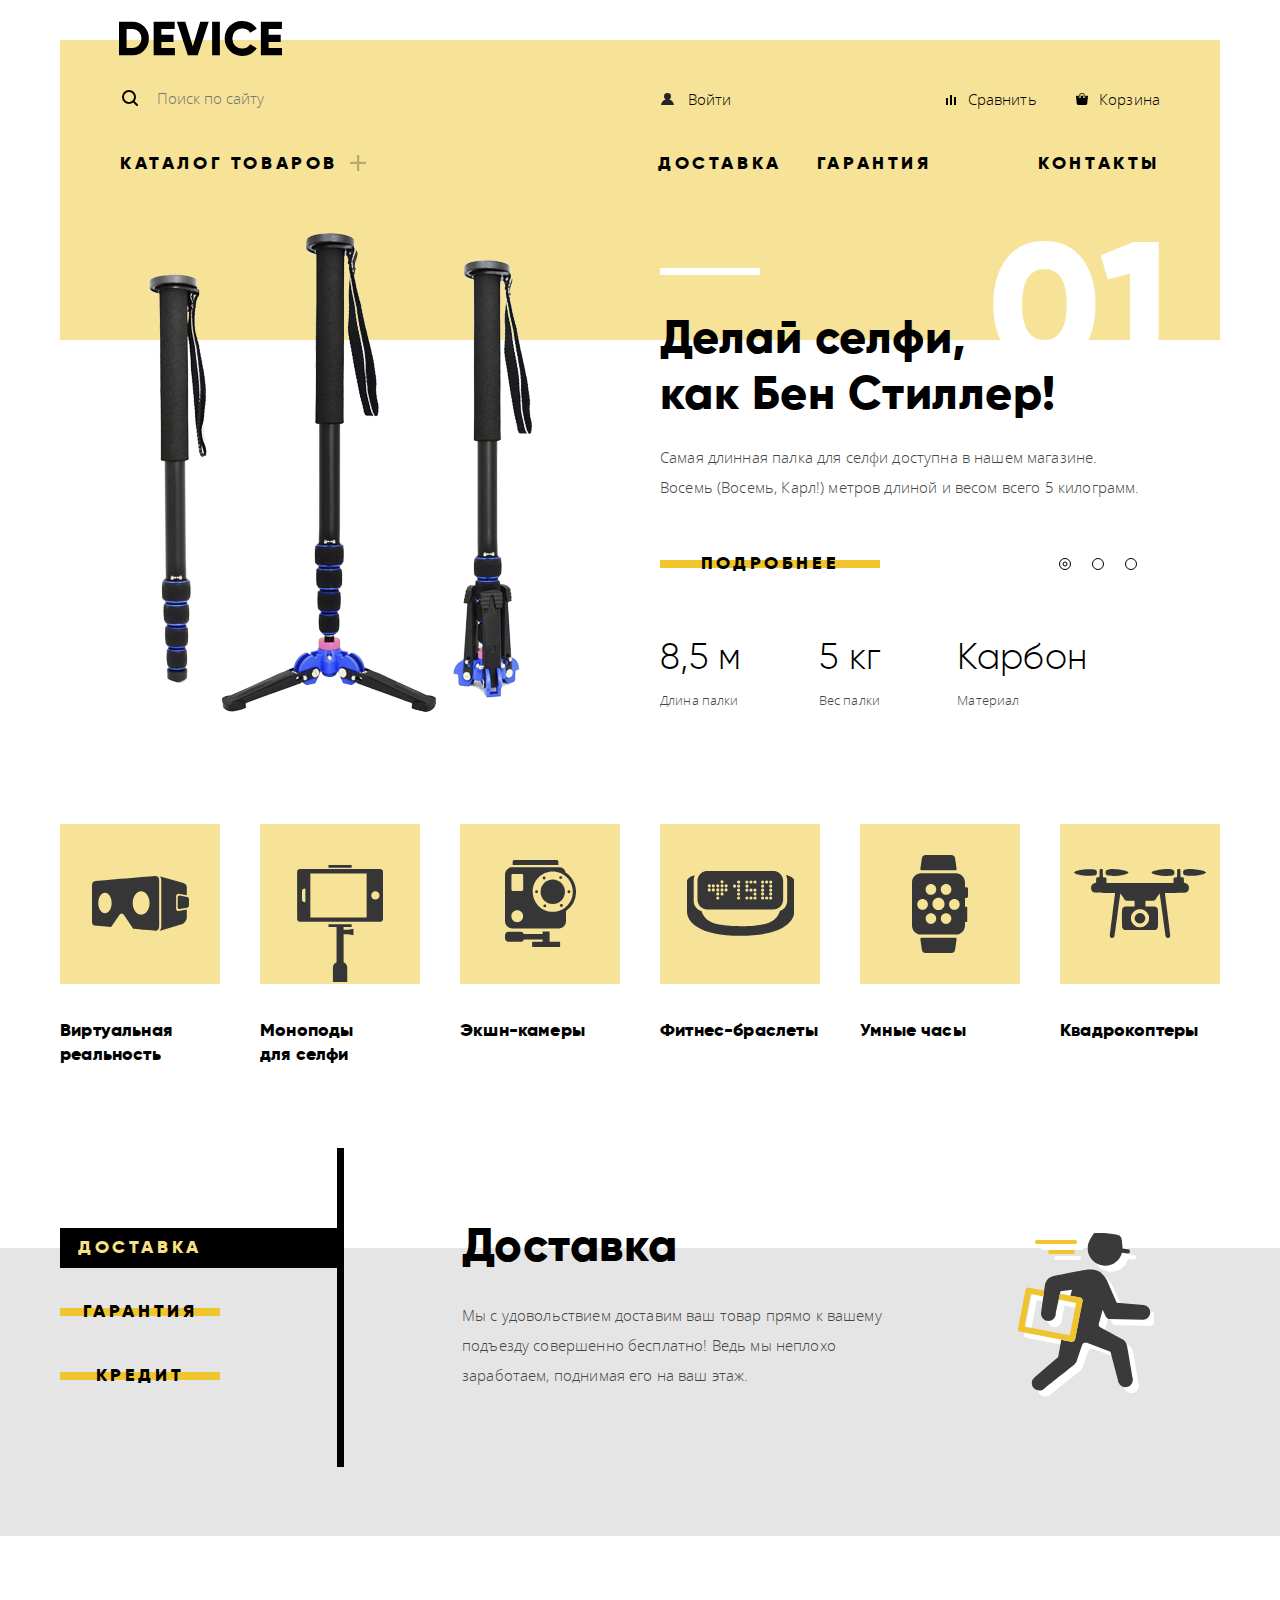
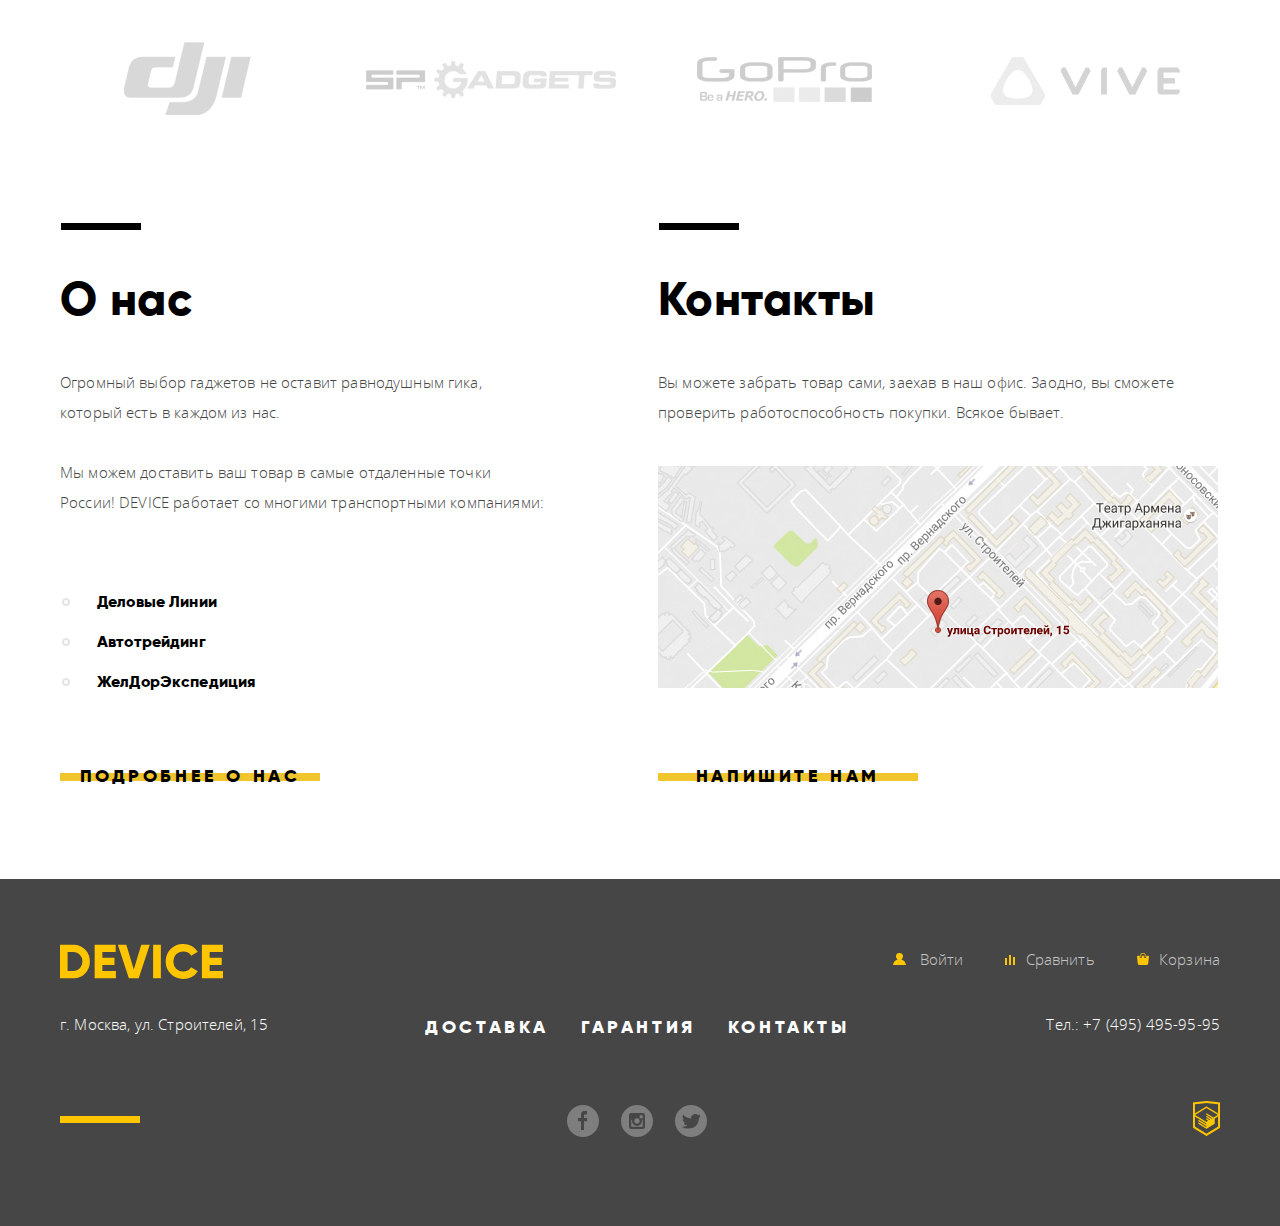
<file: index.html>
<!DOCTYPE html>
<html lang="ru">

<head>
  <meta charset="utf-8">
  <title>HTML Academy: Девайс</title>
  <link href="css/normalize-min.css" rel="stylesheet">
  <link href="css/style-min.css" rel="stylesheet">
</head>
<body>
  <header class="header container">
    <a class="header__logo">
      <svg xmlns="http://www.w3.org/2000/svg" width="163" height="35" viewBox="0 0 163 35">
          <path d="M-.151.702v33.6h13.532a15.72 15.72 0 0 0 11.72-4.824 16.458 16.458 0 0 0 4.712-11.976 16.458 16.458 0 0 0-4.712-11.976A15.723 15.723 0 0 0 13.381.702H-.151zM7.582 26.91V8.091h5.8a8.646 8.646 0 0 1 6.5 2.568 9.407 9.407 0 0 1 2.489 6.84 9.406 9.406 0 0 1-2.489 6.84 8.642 8.642 0 0 1-6.5 2.568h-5.8zm34.8-5.952h12.082v-7.3H42.378V8.091h13.291V.702H34.645v33.6H55.91V26.91H42.378v-5.952zm36.343 13.344L89.744.702h-8.458l-7.491 24.72L66.304.702h-8.457l11.019 33.6h9.859zm14.4 0h7.733V.702h-7.733v33.6zm38.615-1.416a15.506 15.506 0 0 0 6.041-5.688l-6.67-3.84a7.482 7.482 0 0 1-3.165 3.024 9.87 9.87 0 0 1-4.664 1.1 9.595 9.595 0 0 1-7.177-2.736 9.909 9.909 0 0 1-2.682-7.248 9.909 9.909 0 0 1 2.682-7.248 9.595 9.595 0 0 1 7.177-2.736 9.897 9.897 0 0 1 4.639 1.08 7.592 7.592 0 0 1 3.19 3.048l6.67-3.84a15.873 15.873 0 0 0-6.09-5.688 17.42 17.42 0 0 0-8.409-2.088c-9.779-.272-17.797 7.691-17.591 17.472-.208 9.781 7.809 17.747 17.588 17.476a17.52 17.52 0 0 0 8.458-2.088zm17.881-11.928h12.082v-7.3h-12.085V8.091h13.29V.702h-21.023v33.6h21.265V26.91h-13.532v-5.952z"/>
      </svg>
    </a>

    <div class="header__heading">
      <form class="header__search" action="https://echo.htmlacademy.ru" method="get">
        <input class="header__search-bar" id="header__search-bar" type="search" name="search" placeholder="Поиск по сайту">
        <button type="submit">Найти</button>
      </form>
      <ul class="header__user-nav header__user-nav--active">
        <li class="header__login">
          <a href="#">
            <svg xmlns="http://www.w3.org/2000/svg" width="13" height="12" viewBox="0 0 13 12">
                <path fill="#272525" d="M.032 12h12.937c-.163-2.643-2.074-4.837-4.671-5.543a3.47 3.47 0 0 0 1.687-2.972 3.485 3.485 0 0 0-6.97 0c0 1.264.68 2.361 1.688 2.972C2.106 7.163.194 9.357.032 12z"/>
            </svg>
            Войти
          </a>
        </li>
        <li class="header__compare">
          <a href="#">
            <svg xmlns="http://www.w3.org/2000/svg" width="10" height="10" viewBox="0 0 10 10">
                <path d="M8 2h1.984v8H8zM0 3h1.984v7H0zM4 0h2v10H4z"/>
            </svg>
            Сравнить
          </a>
        </li>
        <li class="header__cart">
          <a href="#">
            <svg xmlns="http://www.w3.org/2000/svg" width="12" height="12" viewBox="0 0 12 12">
                <path d="M11.864 3.017a.429.429 0 0 0-.327-.154H9.225V4.09c0 .563-.484 1.022-1.08 1.022-.594 0-1.078-.458-1.078-1.022V2.863H4.909V4.09c0 .563-.485 1.022-1.08 1.022-.595 0-1.078-.458-1.078-1.022V2.863H.438a.43.43 0 0 0-.327.154.472.472 0 0 0-.108.358l.776 7.134c.015.806.642 1.455 1.411 1.455h7.595c.77 0 1.396-.649 1.411-1.455l.776-7.134a.476.476 0 0 0-.108-.358z"/>
                <path d="M3.829 4.499c.239 0 .433-.184.433-.409V1.84c0-.632.672-1.022 1.295-1.022h1.079c.655 0 1.078.401 1.078 1.022v2.25c0 .225.194.409.431.409.239 0 .433-.184.433-.409V1.84C8.577.773 7.761 0 6.636 0H5.557c-1.19 0-2.159.826-2.159 1.84v2.25c0 .225.194.409.431.409z"/>
            </svg>
            Корзина
          </a>
        </li>
      </ul>
      <ul class="header__user-nav">
        <li class="header__login">
          <a href="#">
            <svg xmlns="http://www.w3.org/2000/svg" width="13" height="12" viewBox="0 0 13 12">
                <path fill="#272525" d="M.032 12h12.937c-.163-2.643-2.074-4.837-4.671-5.543a3.47 3.47 0 0 0 1.687-2.972 3.485 3.485 0 0 0-6.97 0c0 1.264.68 2.361 1.688 2.972C2.106 7.163.194 9.357.032 12z"/>
            </svg>
            Валентин Петухов
          </a>
        </li>
        <li class="header__logout">
          <a href="#">Выйти</a>
        </li>
        <li class="header__compare">
          <a href="#">
            <svg xmlns="http://www.w3.org/2000/svg" width="10" height="10" viewBox="0 0 10 10">
                <path d="M8 2h1.984v8H8zM0 3h1.984v7H0zM4 0h2v10H4z"/>
            </svg>
            Сравнить
          </a>
        </li>
        <li class="header__cart">
          <a href="#">
            <svg xmlns="http://www.w3.org/2000/svg" width="12" height="12" viewBox="0 0 12 12">
                <path d="M11.864 3.017a.429.429 0 0 0-.327-.154H9.225V4.09c0 .563-.484 1.022-1.08 1.022-.594 0-1.078-.458-1.078-1.022V2.863H4.909V4.09c0 .563-.485 1.022-1.08 1.022-.595 0-1.078-.458-1.078-1.022V2.863H.438a.43.43 0 0 0-.327.154.472.472 0 0 0-.108.358l.776 7.134c.015.806.642 1.455 1.411 1.455h7.595c.77 0 1.396-.649 1.411-1.455l.776-7.134a.476.476 0 0 0-.108-.358z"/>
                <path d="M3.829 4.499c.239 0 .433-.184.433-.409V1.84c0-.632.672-1.022 1.295-1.022h1.079c.655 0 1.078.401 1.078 1.022v2.25c0 .225.194.409.431.409.239 0 .433-.184.433-.409V1.84C8.577.773 7.761 0 6.636 0H5.557c-1.19 0-2.159.826-2.159 1.84v2.25c0 .225.194.409.431.409z"/>
            </svg>
            Корзина
          </a>
        </li>
      </ul>
    </div>

    <nav class="header__main-nav">
      <ul class="header__main-menu">
        <li class="header__catalog-btn">
          <a href="catalog.html">Каталог товаров</a>
            <div class="header__catalog">
              <ul>
                <li>
                  <a href="#">Виртуальная реальность</a>
                </li>
                <li>
                  <a href="catalog.html">Моноподы для селфи</a>
                </li>
                <li>
                  <a href="#">Экшн-камеры</a>
                </li>
              </ul>
              <ul>
                <li>
                  <a href="#">Фитнес-браслеты</a>
                </li>
                <li>
                  <a href="#">Умные часы</a>
                </li>
              </ul>
              <ul>
                <li>
                  <a href="#">Квадрокоптеры</a>
                </li>
              </ul>
            </div>
          </li>
          <li>
            <a class="header__delivery" href="#">Доставка</a>
          </li>
          <li>
            <a href="#">Гарантия</a>
          </li>
          <li>
            <a href="#">Контакты</a>
          </li>
     </ul>
   </nav>
  </header>

  <main>
    <h1 class="visually-hidden">DEVICE</h1>

    <div class="slider container">

      <div class="slider__slide slider__slide1 slider__slide--active">
        <div class="slider__img">
          <img src="./img/slides/slider1.png" width="384" height="486" alt="Стильная селфи-палка">
        </div>
        <div class="slider__desc">
          <p class="slider__number">01</p>
          <p class="slider__slogan">Делай селфи, как&nbsp;Бен&nbsp;Стиллер!</p>
          <p class="slider__text">Самая длинная палка для селфи доступна в нашем магазине. Восемь (Восемь, Карл!) метров длиной и весом всего 5 килограмм.</p>
          <a class="slider__button button" href="#">Подробнее</a>
          <ul class="slider__stats">
            <li>
              <p class="slider__stats-value">8,5 м</p>
              <p class="slider__stats-stat">Длина палки</p>
            </li>
            <li>
              <p class="slider__stats-value">5 кг</p>
              <p class="slider__stats-stat">Вес палки</p>
            </li>
            <li>
              <p class="slider__stats-value">Карбон</p>
              <p class="slider__stats-stat">Материал</p>
            </li>
          </ul>
        </div>
      </div>

      <div class="slider__slide slider__slide2">
        <div class="slider__img">
          <img src="./img/slides/slider2.png" width="345" height="485" alt="Фитнес-браслет">
        </div>
        <div class="slider__desc">
          <p class="slider__number">02</p>
          <p class="slider__slogan">Худеем<br> правильно!</p>
          <p class="slider__text">Мотивирующие фитнес-браслеты помогут найти в себе силы не&nbsp;пропускать занятия и соблюдать диету.</p>
          <a class="slider__button button" href="#">Подробнее</a>
          <ul class="slider__stats">
            <li>
              <p class="slider__stats-value">48 часов</p>
              <p class="slider__stats-stat">Без подзарядки</p>
            </li>
          </ul>
        </div>
      </div>

      <div class="slider__slide slider__slide3">
        <div class="slider__img">
          <img src="./img/slides/slider3.png" width="526" height="324" alt="Квадрокоптер">
        </div>
        <div class="slider__desc">
          <p class="slider__number">03</p>
          <p class="slider__slogan">Порхает как бабочка, жалит как пчела!</p>
          <p class="slider__text">Этот обычный, на первый взгляд, квадрокоптер оснащен мощным&nbsp;лазером, замаскированным под стандартную камеру.</p>
          <a class="slider__button button" href="#">Подробнее</a>
          <ul class="slider__stats">
            <li>
              <p class="slider__stats-value">800 м</p>
              <p class="slider__stats-stat">Дальность полета</p>
            </li>
            <li>
              <p class="slider__stats-value">50 м</p>
              <p class="slider__stats-stat">Радиус поражения</p>
            </li>
          </ul>
        </div>
      </div>

      <ul class="slider__controls">
        <li>
          <button class="slider__switcher slider__switcher1 slider__switcher--active"></button>
        </li>
        <li>
          <button class="slider__switcher slider__switcher2"></button>
        </li>
        <li>
          <button class="slider__switcher slider__switcher3"></button>
        </li>
      </ul>

   </div>

   <ul class="popular container">

     <li>
       <a class="popular__item" href="#">
         <div class="popular__img-wrapper">
           <img src="./img/popular/1.svg" width="97" height="55" alt="Виртуальная реальность">
         </div>
         <h3 class="popular__title">Виртуальная реальность</h3>
       </a>
     </li>

     <li>
       <a class="popular__item" href="catalog.html">
         <div class="popular__img-wrapper">
           <img class="popular__padded-img" src="./img/popular/2.svg" width="86" height="117" alt="Моноподы для селфи">
         </div>
         <h3 class="popular__title">Моноподы для&nbsp;селфи</h3>
       </a>
     </li>

     <li>
       <a class="popular__item" href="#">
         <div class="popular__img-wrapper">
           <img src="./img/popular/3.svg" width="71" height="87" alt="Экшн-камеры">
         </div>
         <h3 class="popular__title">Экшн-камеры</h3>
       </a>
     </li>

     <li>
       <a class="popular__item" href="#">
         <div class="popular__img-wrapper">
           <img src="./img/popular/4.svg" width="107" height="65" alt="Фитнес-браслеты">
         </div>
         <h3 class="popular__title">Фитнес-браслеты</h3>
       </a>
     </li>

     <li>
       <a class="popular__item" href="#">
         <div class="popular__img-wrapper">
           <img src="./img/popular/5.svg" width="56" height="98" alt="Умные часы">
         </div>
         <h3 class="popular__title">Умные часы</h3>
       </a>
     </li>

     <li>
       <a class="popular__item" href="#">
         <div class="popular__img-wrapper">
           <img src="./img/popular/6.svg" width="132" height="69" alt="Квадрокоптеры">
         </div>
         <h3 class="popular__title">Квадрокоптеры</h3>
       </a>
     </li>

   </ul>

   <div class="service">
     <div class="service__wrapper container">
       <div class="service__controls">
         <a class="service__button button service__button1 service__button--active" href="delivery.html">Доставка</a>
         <a class="service__button button service__button2" href="warranty.html">Гарантия</a>
         <a class="service__button button service__button3" href="credit.html">Кредит</a>
       </div>

       <div class="service__content service__content1 service__content--active">
         <h2 class="service__title">Доставка</h2>
         <p class="service__text">Мы с удовольствием доставим ваш товар прямо к вашему подъезду совершенно бесплатно! Ведь мы неплохо заработаем, поднимая его на ваш этаж.</p>
       </div>

       <div class="service__content service__content2">
         <h2 class="service__title">Гарантия</h2>
         <p class="service__text">Если из-за возгорания купленного у нас товара у вас сгорит дом — не переживайте, мы выдадим вам новый. Товар,&nbsp;не&nbsp;дом, конечно же.</p>
       </div>

       <div class="service__content service__content3">
         <h2 class="service__title">Кредит</h2>
         <p class="service__text">Залезть в долговую яму стало проще! Кредитные консультанты подберут для вас наиболее выгодные условия&nbsp;кредита. Выгодные для нашего банка, разумеется.</p>
       </div>

     </div>
   </div>

   <ul class="partners container">

     <li>
       <a class="partners__item" href="#">
         <img class="partners__hidden" src="./img/partners/logo1hidden.png" width="260" height="100" alt="DJI">
         <img src="./img/partners/logo1.png" width="260" height="100" alt="DJI">
       </a>
     </li>

     <li>
       <a class="partners__item" href="#">
         <img class="partners__hidden" src="./img/partners/logo2hidden.png" width="260" height="100" alt="SP Gadgets">
         <img src="./img/partners/logo2.png" width="260" height="100" alt="SP Gadgets">
       </a>
     </li>

     <li>
       <a class="partners__item" href="#">
         <img class="partners__hidden" src="./img/partners/logo3hidden.png" width="260" height="100" alt="GoPro">
         <img src="./img/partners/logo3.png" width="260" height="100" alt="GoPro">
       </a>
     </li>

     <li>
       <a class="partners__item" href="#">
         <img class="partners__hidden" src="./img/partners/logo4hidden.png" width="260" height="100" alt="Vive">
         <img src="./img/partners/logo4.png" width="260" height="100" alt="Vive">
       </a>
     </li>

   </ul>

   <div class="company container">
     <div class="company__about">
       <h2 class="company__title">О нас</h2>
       <p class="company__text">Огромный выбор гаджетов не оставит равнодушным гика, который&nbsp;есть в каждом из нас.</p>
       <p class="company__text">Мы можем доставить ваш товар в самые отдаленные точки России!&nbsp;DEVICE работает со многими транспортными компаниями:</p>
       <ul class="company__delivery-partners">
         <li>Деловые Линии</li>
         <li>Автотрейдинг</li>
         <li>ЖелДорЭкспедиция</li>
       </ul>
       <a class="company__button button" href="about-us.html">Подробнее&nbsp;о&nbsp;нас</a>
     </div>

     <div class="company__contact">
       <h2 class="company__title">Контакты</h2>
       <p class="company__text">Вы можете забрать товар сами, заехав в наш офис. Заодно, вы сможете проверить работоспособность покупки. Всякое бывает.</p>
       <a class="company__map" href="#"></a>
       <a class="company__button company__button-msg button" href="contact-us.html">Напишите&nbsp;нам</a>
     </div>
   </div>

  </main>

  <footer class="footer">
    <div class="container">
      <div class="footer__heading">
        <a class="footer__logo">
          <svg xmlns="http://www.w3.org/2000/svg" width="163" height="35" viewBox="0 0 163 35">
              <path fill="#ffc600" d="M-.151.702v33.6h13.532a15.72 15.72 0 0 0 11.72-4.824 16.458 16.458 0 0 0 4.712-11.976 16.458 16.458 0 0 0-4.712-11.976A15.723 15.723 0 0 0 13.381.702H-.151zM7.582 26.91V8.091h5.8a8.646 8.646 0 0 1 6.5 2.568 9.407 9.407 0 0 1 2.489 6.84 9.406 9.406 0 0 1-2.489 6.84 8.642 8.642 0 0 1-6.5 2.568h-5.8zm34.8-5.952h12.082v-7.3H42.378V8.091h13.291V.702H34.645v33.6H55.91V26.91H42.378v-5.952zm36.343 13.344L89.744.702h-8.458l-7.491 24.72L66.304.702h-8.457l11.019 33.6h9.859zm14.4 0h7.733V.702h-7.733v33.6zm38.615-1.416a15.506 15.506 0 0 0 6.041-5.688l-6.67-3.84a7.482 7.482 0 0 1-3.165 3.024 9.87 9.87 0 0 1-4.664 1.1 9.595 9.595 0 0 1-7.177-2.736 9.909 9.909 0 0 1-2.682-7.248 9.909 9.909 0 0 1 2.682-7.248 9.595 9.595 0 0 1 7.177-2.736 9.897 9.897 0 0 1 4.639 1.08 7.592 7.592 0 0 1 3.19 3.048l6.67-3.84a15.873 15.873 0 0 0-6.09-5.688 17.42 17.42 0 0 0-8.409-2.088c-9.779-.272-17.797 7.691-17.591 17.472-.208 9.781 7.809 17.747 17.588 17.476a17.52 17.52 0 0 0 8.458-2.088zm17.881-11.928h12.082v-7.3h-12.085V8.091h13.29V.702h-21.023v33.6h21.265V26.91h-13.532v-5.952z"/>
          </svg>
        </a>
        <ul class="footer__user-nav footer__user-nav--active">
          <li class="footer__item footer__login">
            <a href="#">
              <svg xmlns="http://www.w3.org/2000/svg" width="13" height="12" viewBox="0 0 13 12">
                  <path fill="#ffc600" d="M.032 12h12.937c-.163-2.643-2.074-4.837-4.671-5.543a3.47 3.47 0 0 0 1.687-2.972 3.485 3.485 0 0 0-6.97 0c0 1.264.68 2.361 1.688 2.972C2.106 7.163.194 9.357.032 12z"/>
              </svg>
              Войти
            </a>
          </li>
          <li class="footer__item footer__compare">
            <a href="#">
              <svg xmlns="http://www.w3.org/2000/svg" width="10" height="10" viewBox="0 0 10 10">
                  <path fill="#ffc600" d="M8 2h1.984v8H8zM0 3h1.984v7H0zM4 0h2v10H4z"/>
              </svg>
              Сравнить
            </a>
          </li>
          <li class="footer__item footer__cart">
            <a href="#">
              <svg xmlns="http://www.w3.org/2000/svg" width="12" height="12" viewBox="0 0 12 12">
                  <path fill="#ffc600" d="M11.864 3.017a.429.429 0 0 0-.327-.154H9.225V4.09c0 .563-.484 1.022-1.08 1.022-.594 0-1.078-.458-1.078-1.022V2.863H4.909V4.09c0 .563-.485 1.022-1.08 1.022-.595 0-1.078-.458-1.078-1.022V2.863H.438a.43.43 0 0 0-.327.154.472.472 0 0 0-.108.358l.776 7.134c.015.806.642 1.455 1.411 1.455h7.595c.77 0 1.396-.649 1.411-1.455l.776-7.134a.476.476 0 0 0-.108-.358z"/>
                  <path fill="#ffc600" d="M3.829 4.499c.239 0 .433-.184.433-.409V1.84c0-.632.672-1.022 1.295-1.022h1.079c.655 0 1.078.401 1.078 1.022v2.25c0 .225.194.409.431.409.239 0 .433-.184.433-.409V1.84C8.577.773 7.761 0 6.636 0H5.557c-1.19 0-2.159.826-2.159 1.84v2.25c0 .225.194.409.431.409z"/>
              </svg>
              Корзина
            </a>
          </li>
        </ul>
        <ul class="footer__user-nav">
          <li class="footer__item footer__login">
            <a href="#">
              <svg xmlns="http://www.w3.org/2000/svg" width="13" height="12" viewBox="0 0 13 12">
                  <path fill="#ffc600" d="M.032 12h12.937c-.163-2.643-2.074-4.837-4.671-5.543a3.47 3.47 0 0 0 1.687-2.972 3.485 3.485 0 0 0-6.97 0c0 1.264.68 2.361 1.688 2.972C2.106 7.163.194 9.357.032 12z"/>
              </svg>
              Валентин Петухов
            </a>
          </li>
          <li class="footer__item footer__logout">
            <a href="#">Выйти</a>
          </li>
          <li class="footer__item footer__compare">
            <a href="#">
              <svg xmlns="http://www.w3.org/2000/svg" width="10" height="10" viewBox="0 0 10 10">
                  <path fill="#ffc600" d="M8 2h1.984v8H8zM0 3h1.984v7H0zM4 0h2v10H4z"/>
              </svg>

              Сравнить
            </a>
          </li>
          <li class="footer__item footer__cart">
            <a href="#">
              <svg xmlns="http://www.w3.org/2000/svg" width="12" height="12" viewBox="0 0 12 12">
                  <path fill="#ffc600" d="M11.864 3.017a.429.429 0 0 0-.327-.154H9.225V4.09c0 .563-.484 1.022-1.08 1.022-.594 0-1.078-.458-1.078-1.022V2.863H4.909V4.09c0 .563-.485 1.022-1.08 1.022-.595 0-1.078-.458-1.078-1.022V2.863H.438a.43.43 0 0 0-.327.154.472.472 0 0 0-.108.358l.776 7.134c.015.806.642 1.455 1.411 1.455h7.595c.77 0 1.396-.649 1.411-1.455l.776-7.134a.476.476 0 0 0-.108-.358z"/>
                  <path fill="#ffc600" d="M3.829 4.499c.239 0 .433-.184.433-.409V1.84c0-.632.672-1.022 1.295-1.022h1.079c.655 0 1.078.401 1.078 1.022v2.25c0 .225.194.409.431.409.239 0 .433-.184.433-.409V1.84C8.577.773 7.761 0 6.636 0H5.557c-1.19 0-2.159.826-2.159 1.84v2.25c0 .225.194.409.431.409z"/>
              </svg>
              Корзина
            </a>
          </li>
        </ul>
      </div>

      <div class="footer__content">
        <p class="footer__text">г. Москва, ул. Строителей, 15</p>
        <div class="footer__links">
          <ul class="footer__service">
            <li>
              <a href="#">Доставка</a>
            </li>
            <li>
              <a href="#">Гарантия</a>
            </li>
            <li>
              <a href="#">Контакты</a>
            </li>
          </ul>
          <ul class="footer__social">
            <li>
              <a href="#">
                <img src="./img/social/fb.svg" width="32" height="32" alt="Фейсбук">
              </a>
            </li>
            <li>
              <a href="#">
                <img src="./img/social/inst.svg" width="32" height="32" alt="Инстаграм">
              </a>
            </li>
            <li>
              <a href="#">
                <img src="./img/social/tw.svg" width="32" height="32" alt="Твиттер">
              </a>
            </li>
          </ul>
        </div>
        <p class="footer__text footer__tel"><a href="tel:+74954959595">Тел.: +7 (495) 495-95-95</a></p>
      </div>
      <a class="footer__academy-logo" href="https://up.htmlacademy.ru/htmlcss/27" target="_blank">
        <img src="./img/logo-htmlacademy.png" width="27" height="35" alt="HTML Academy">
      </a>
    </div>
  </footer>

  <div class="modal">

    <button type="button" class="modal__close" aria-label="Закрыть окно">
      <img src="./img/modal-close.svg" width="55" height="55" alt="Закрыть">
    </button>

    <form class="modal__form" action="https://echo.htmlacademy.ru" method="post">

      <div class="modal__field">

        <div>
          <label for="modal-name">Ваше имя:</label>
          <input id="modal-name" type="text" class="modal__input" name="name" placeholder="Имя Фамилия" required>
        </div>

        <div>
          <label for="modal-email">Ваш e-mail:</label>
          <input id="modal-email" type="email" class="modal__input" name="email" placeholder="email@example.com" required>
        </div>

        <div>
          <label for="modal-message">Текст письма:</label>
          <textarea id="modal-message" name="message" class="modal__input" placeholder="В свободной форме" required></textarea>
        </div>

      </div>

      <button type="submit" class="modal__button button" aria-label="Отправить">Отправить</button>

    </form>
  </div>

  <div class="modal-map" id="map">
    <button type="button" class="modal-map__close" aria-label="Закрыть окно">
      <img src="./img/modal-close.svg" width="55" height="55" alt="Закрыть">
    </button>
  </div>

  <script src="https://api-maps.yandex.ru/2.1?bab3bdb3-8438-46cd-a063-248910568936&load=package.full&lang=ru_RU"></script>
  <script src="./js/script-min.js"></script>
</body>
</html>
</file>
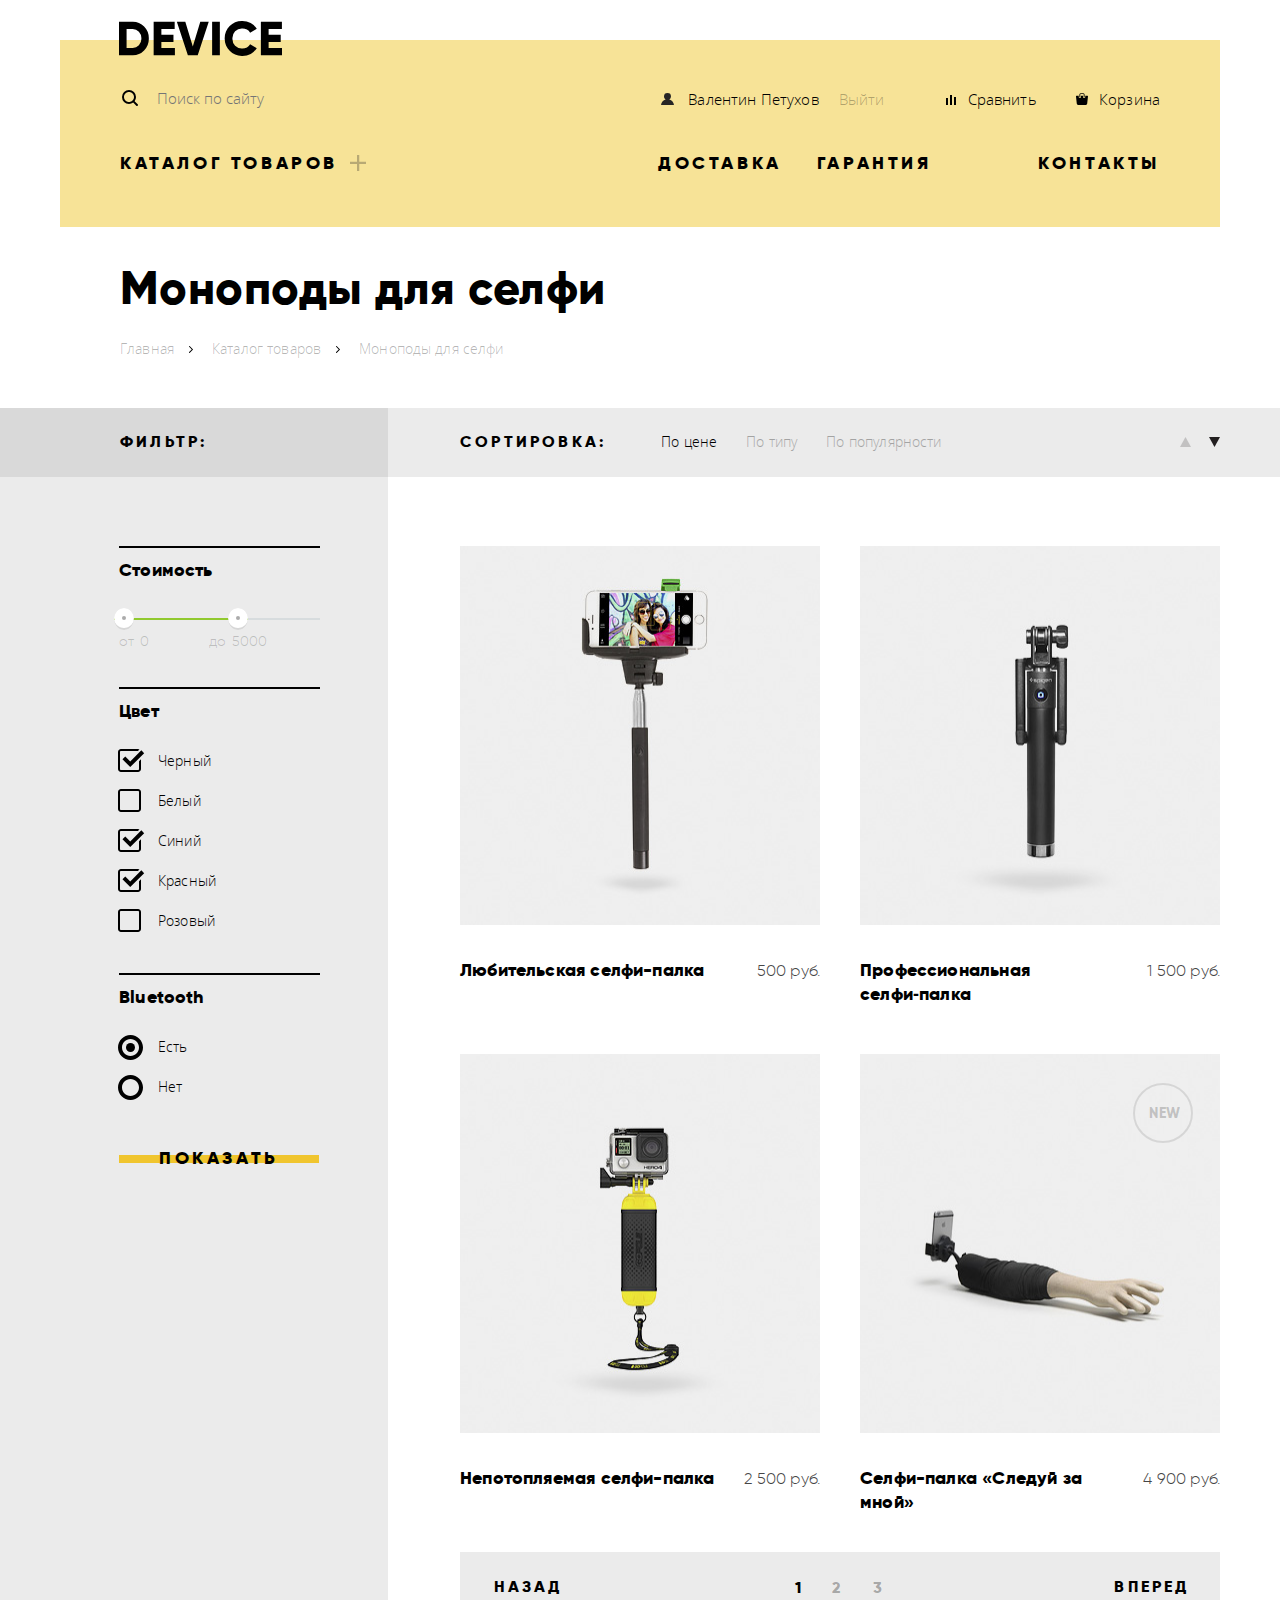
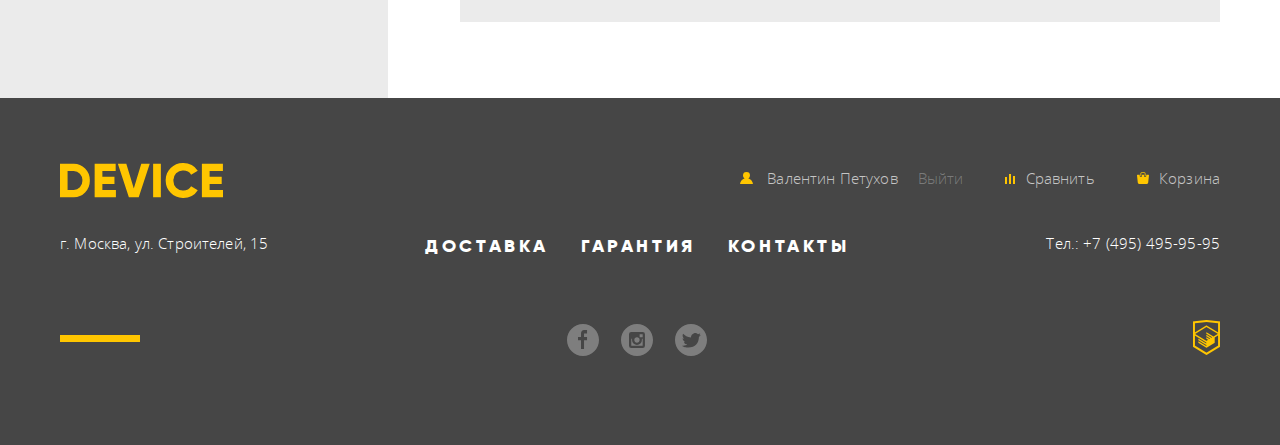
<file: catalog.html>
<!DOCTYPE html>
<html lang="ru">

<head>
  <meta charset="utf-8">
  <title>HTML Academy: Девайс</title>
  <link href="css/normalize-min.css" rel="stylesheet">
  <link href="css/style-min.css" rel="stylesheet">
  <link href="https://fonts.googleapis.com/css?family=Open+Sans&display=swap" rel="stylesheet">
</head>
<body>
  <header class="header container">
    <a class="header__logo" href="index.html">
      <svg xmlns="http://www.w3.org/2000/svg" width="163" height="35" viewBox="0 0 163 35">
          <path d="M-.151.702v33.6h13.532a15.72 15.72 0 0 0 11.72-4.824 16.458 16.458 0 0 0 4.712-11.976 16.458 16.458 0 0 0-4.712-11.976A15.723 15.723 0 0 0 13.381.702H-.151zM7.582 26.91V8.091h5.8a8.646 8.646 0 0 1 6.5 2.568 9.407 9.407 0 0 1 2.489 6.84 9.406 9.406 0 0 1-2.489 6.84 8.642 8.642 0 0 1-6.5 2.568h-5.8zm34.8-5.952h12.082v-7.3H42.378V8.091h13.291V.702H34.645v33.6H55.91V26.91H42.378v-5.952zm36.343 13.344L89.744.702h-8.458l-7.491 24.72L66.304.702h-8.457l11.019 33.6h9.859zm14.4 0h7.733V.702h-7.733v33.6zm38.615-1.416a15.506 15.506 0 0 0 6.041-5.688l-6.67-3.84a7.482 7.482 0 0 1-3.165 3.024 9.87 9.87 0 0 1-4.664 1.1 9.595 9.595 0 0 1-7.177-2.736 9.909 9.909 0 0 1-2.682-7.248 9.909 9.909 0 0 1 2.682-7.248 9.595 9.595 0 0 1 7.177-2.736 9.897 9.897 0 0 1 4.639 1.08 7.592 7.592 0 0 1 3.19 3.048l6.67-3.84a15.873 15.873 0 0 0-6.09-5.688 17.42 17.42 0 0 0-8.409-2.088c-9.779-.272-17.797 7.691-17.591 17.472-.208 9.781 7.809 17.747 17.588 17.476a17.52 17.52 0 0 0 8.458-2.088zm17.881-11.928h12.082v-7.3h-12.085V8.091h13.29V.702h-21.023v33.6h21.265V26.91h-13.532v-5.952z"/>
      </svg>
    </a>

    <div class="header__heading">
      <form class="header__search" action="https://echo.htmlacademy.ru" method="get">
        <input class="header__search-bar" id="header__search-bar" type="search" name="search" placeholder="Поиск по сайту">
        <button type="submit">Найти</button>
      </form>
      <ul class="header__user-nav">
        <li class="header__login">
          <a href="#">
            <svg xmlns="http://www.w3.org/2000/svg" width="13" height="12" viewBox="0 0 13 12">
                <path fill="#272525" d="M.032 12h12.937c-.163-2.643-2.074-4.837-4.671-5.543a3.47 3.47 0 0 0 1.687-2.972 3.485 3.485 0 0 0-6.97 0c0 1.264.68 2.361 1.688 2.972C2.106 7.163.194 9.357.032 12z"/>
            </svg>
            Войти
          </a>
        </li>
        <li class="header__compare">
          <a href="#">
            <svg xmlns="http://www.w3.org/2000/svg" width="10" height="10" viewBox="0 0 10 10">
                <path d="M8 2h1.984v8H8zM0 3h1.984v7H0zM4 0h2v10H4z"/>
            </svg>
            Сравнить
          </a>
        </li>
        <li class="header__cart">
          <a href="#">
            <svg xmlns="http://www.w3.org/2000/svg" width="12" height="12" viewBox="0 0 12 12">
                <path d="M11.864 3.017a.429.429 0 0 0-.327-.154H9.225V4.09c0 .563-.484 1.022-1.08 1.022-.594 0-1.078-.458-1.078-1.022V2.863H4.909V4.09c0 .563-.485 1.022-1.08 1.022-.595 0-1.078-.458-1.078-1.022V2.863H.438a.43.43 0 0 0-.327.154.472.472 0 0 0-.108.358l.776 7.134c.015.806.642 1.455 1.411 1.455h7.595c.77 0 1.396-.649 1.411-1.455l.776-7.134a.476.476 0 0 0-.108-.358z"/>
                <path d="M3.829 4.499c.239 0 .433-.184.433-.409V1.84c0-.632.672-1.022 1.295-1.022h1.079c.655 0 1.078.401 1.078 1.022v2.25c0 .225.194.409.431.409.239 0 .433-.184.433-.409V1.84C8.577.773 7.761 0 6.636 0H5.557c-1.19 0-2.159.826-2.159 1.84v2.25c0 .225.194.409.431.409z"/>
            </svg>
            Корзина
          </a>
        </li>
      </ul>
      <ul class="header__user-nav header__user-nav--active">
        <li class="header__login">
          <a href="#">
            <svg xmlns="http://www.w3.org/2000/svg" width="13" height="12" viewBox="0 0 13 12">
                <path fill="#272525" d="M.032 12h12.937c-.163-2.643-2.074-4.837-4.671-5.543a3.47 3.47 0 0 0 1.687-2.972 3.485 3.485 0 0 0-6.97 0c0 1.264.68 2.361 1.688 2.972C2.106 7.163.194 9.357.032 12z"/>
            </svg>
            Валентин Петухов
          </a>
        </li>
        <li class="header__logout">
          <a href="#">Выйти</a>
        </li>
        <li class="header__compare">
          <a href="#">
            <svg xmlns="http://www.w3.org/2000/svg" width="10" height="10" viewBox="0 0 10 10">
                <path d="M8 2h1.984v8H8zM0 3h1.984v7H0zM4 0h2v10H4z"/>
            </svg>
            Сравнить
          </a>
        </li>
        <li class="header__cart">
          <a href="#">
            <svg xmlns="http://www.w3.org/2000/svg" width="12" height="12" viewBox="0 0 12 12">
                <path d="M11.864 3.017a.429.429 0 0 0-.327-.154H9.225V4.09c0 .563-.484 1.022-1.08 1.022-.594 0-1.078-.458-1.078-1.022V2.863H4.909V4.09c0 .563-.485 1.022-1.08 1.022-.595 0-1.078-.458-1.078-1.022V2.863H.438a.43.43 0 0 0-.327.154.472.472 0 0 0-.108.358l.776 7.134c.015.806.642 1.455 1.411 1.455h7.595c.77 0 1.396-.649 1.411-1.455l.776-7.134a.476.476 0 0 0-.108-.358z"/>
                <path d="M3.829 4.499c.239 0 .433-.184.433-.409V1.84c0-.632.672-1.022 1.295-1.022h1.079c.655 0 1.078.401 1.078 1.022v2.25c0 .225.194.409.431.409.239 0 .433-.184.433-.409V1.84C8.577.773 7.761 0 6.636 0H5.557c-1.19 0-2.159.826-2.159 1.84v2.25c0 .225.194.409.431.409z"/>
            </svg>
            Корзина
          </a>
        </li>
      </ul>
    </div>

    <nav class="header__main-nav">
      <ul class="header__main-menu">
        <li class="header__catalog-btn">
          <a href="catalog.html">Каталог товаров</a>
            <div class="header__catalog">
              <ul>
                <li>
                  <a href="#">Виртуальная реальность</a>
                </li>
                <li>
                  <a href="catalog.html">Моноподы для селфи</a>
                </li>
                <li>
                  <a href="#">Экшн-камеры</a>
                </li>
              </ul>
              <ul>
                <li>
                  <a href="#">Фитнес-браслеты</a>
                </li>
                <li>
                  <a href="#">Умные часы</a>
                </li>
              </ul>
              <ul>
                <li>
                  <a href="#">Квадрокоптеры</a>
                </li>
              </ul>
            </div>
          </li>
          <li>
            <a class="header__delivery" href="#">Доставка</a>
          </li>
          <li>
            <a href="#">Гарантия</a>
          </li>
          <li>
            <a href="#">Контакты</a>
          </li>
     </ul>
   </nav>
  </header>

  <main>
    <div class="pages-nav container">
      <h1 class="pages-nav__title">Моноподы для селфи</h1>
      <ul class="pages-nav__list">
        <li>
          <a href="index.html">Главная</a>
        </li>
        <li>
          <a href="#">Каталог товаров</a>
        </li>
        <li>
          <a>Моноподы для селфи</a>
        </li>
      </ul>
    </div>

    <div class="catalog">

      <div class="filter">

        <div class="filter__heading">
          <h2>Фильтр:</h2>
        </div>

        <div class="filter__wrapper">
          <form class="filter__form" action="https://echo.htmlacademy.ru" method="get">

            <fieldset class="filter__fieldset">
              <legend>Стоимость</legend>
              <div class="filter__slider">
                <div class="filter__bar">
                  <div class="filter__bar-fill">
                    <button class="filter__button" type="button" aria-label="Минимальная стоимость"></button>
                    <button class="filter__button" type="button" aria-label="Максимальная стоимость"></button>
                  </div>
                  <span class="filter__range">
                    от
                    <input type="number" name="price-min" value="0">
                  </span>
                  <span class="filter__range">
                    до
                    <input type="number" name="price-max" value="5000">
                  </span>
                </div>
              </div>
            </fieldset>

            <fieldset class="filter__fieldset">
              <legend>Цвет</legend>
              <ul>
                <li>
                  <input type="checkbox" class="filter__checkbox" name="color" value="black" id="filter__color-black" checked>
                  <label for="filter__color-black" class="filter__label">Черный</label>
                </li>
                <li>
                  <input type="checkbox" class="filter__checkbox" name="color" value="white" id="filter__color-white">
                  <label for="filter__color-white" class="filter__label">Белый</label>
                </li>
                <li>
                  <input type="checkbox" class="filter__checkbox" name="color" value="blue" id="filter__color-blue" checked>
                  <label for="filter__color-blue" class="filter__label">Синий</label>
                </li>
                <li>
                  <input type="checkbox" class="filter__checkbox" name="color" value="red" id="filter__color-red" checked>
                  <label for="filter__color-red" class="filter__label">Красный</label>
                </li>
                <li>
                  <input type="checkbox" class="filter__checkbox" name="color" value="pink" id="filter__color-pink">
                  <label for="filter__color-pink" class="filter__label">Розовый</label>
                </li>
              </ul>
            </fieldset>

            <fieldset class="filter__fieldset">
              <legend>Bluetooth</legend>
              <ul>
                <li>
                  <input type="radio" class="filter__radio" name="bluetooth" value="yes" id="filter__bluetooth-yes" checked>
                  <label for="filter__bluetooth-yes" class="filter__label">Есть</label>
                </li>
                <li>
                  <input type="radio" class="filter__radio" name="bluetooth" value="no" id="filter__bluetooth-no">
                  <label for="filter__bluetooth-no" class="filter__label">Нет</label>
                </li>
              </ul>
            </fieldset>

            <button class="filter__submit button" type="submit">Показать</button>

          </form>
        </div>

      </div>

      <div class="products">

        <div class="sorting">
          <div class="sorting__wrapper">
            <h2>Сортировка:</h2>
            <ul class="sorting__sort-type">
              <li>
                <a class="sorting__item sorting__item--active" href="#">По цене</a>
              </li>
              <li>
                <a class="sorting__item" href="#">По типу</a>
              </li>
              <li>
                <a class="sorting__item" href="#">По популярности</a>
              </li>
            </ul>
            <ul class="sorting__sort-arrows">
              <li>
                <a class="sorting__item" href="#">
                  <svg xmlns="http://www.w3.org/2000/svg" width="11" height="10" viewBox="0 0 11 10">
                      <path fill="#231F20" d="M5.5 0L0 10h11z"/>
                  </svg>
                </a>
              </li>
              <li>
                <a class="sorting__item sorting__item--active" href="#">
                  <svg xmlns="http://www.w3.org/2000/svg" width="11" height="10" viewBox="0 0 11 10">
                      <path fill="#231F20" d="M5.5 10L0 0h11"/>
                  </svg>
                </a>
              </li>
            </ul>
          </div>
        </div>

        <div class="products__wrapper">
          <ul class="products__list">
            <li class="products__item">
              <div class="products__img">
                <img src="./img/products/1.jpg" width="360" height="379" alt="Любительская селфи-палка">
                <div class="products__actions">
                  <a class="products__add-to-cart button" href="#">В корзину</a>
                  <a class="products__compare" href="#">Добавить к сравнению</a>
                </div>
              </div>
              <div class="products__desc">
                <p class="products__title">Любительская селфи-палка</p>
                <p class="products__price">500 руб.</p>
              </div>
            </li>
            <li class="products__item">
              <div class="products__img">
                <img src="./img/products/2.jpg" width="360" height="379" alt="Профессиональная селфи-палка">
                <div class="products__actions">
                  <a class="products__add-to-cart button" href="#">В корзину</a>
                  <a class="products__compare" href="#">Добавить к сравнению</a>
                </div>
              </div>
              <div class="products__desc">
                <p class="products__title">Профессиональная селфи&#8209;палка</p>
                <p class="products__price">1 500 руб.</p>
              </div>
            </li>
            <li class="products__item">
              <div class="products__img">
                <img src="./img/products/3.jpg" width="360" height="379" alt="Непотопляемая селфи-палка">
                <div class="products__actions">
                  <a class="products__add-to-cart button" href="#">В корзину</a>
                  <a class="products__compare" href="#">Добавить к сравнению</a>
                </div>
              </div>
              <div class="products__desc">
                <p class="products__title">Непотопляемая селфи-палка</p>
                <p class="products__price">2 500 руб.</p>
              </div>
            </li>
            <li class="products__item products__item--new">
              <div class="products__img">
                <img src="./img/products/4.jpg" width="360" height="379" alt="Селфи-палка «Следуй за мной»">
                <div class="products__actions">
                  <a class="products__add-to-cart button" href="#">В корзину</a>
                  <a class="products__compare" href="#">Добавить к сравнению</a>
                </div>
              </div>
              <div class="products__desc">
                <p class="products__title">Селфи-палка «Следуй за мной»</p>
                <p class="products__price">4 900 руб.</p>
              </div>
            </li>
          </ul>

          <div class="pages">
            <a href="#">Назад</a>
            <ul class="pages__list">
              <li>
                <a class="pages__current">1</a>
              </li>
              <li>
                <a href="#">2</a>
              </li>
              <li>
                <a href="#">3</a>
              </li>
            </ul>
            <a href="#">Вперед</a>
          </div>
        </div>

      </div>

    </div>

  </main>

  <footer class="footer">
    <div class="container">
      <div class="footer__heading">
        <a class="footer__logo" href="index.html">
          <svg xmlns="http://www.w3.org/2000/svg" width="163" height="35" viewBox="0 0 163 35">
              <path fill="#ffc600" d="M-.151.702v33.6h13.532a15.72 15.72 0 0 0 11.72-4.824 16.458 16.458 0 0 0 4.712-11.976 16.458 16.458 0 0 0-4.712-11.976A15.723 15.723 0 0 0 13.381.702H-.151zM7.582 26.91V8.091h5.8a8.646 8.646 0 0 1 6.5 2.568 9.407 9.407 0 0 1 2.489 6.84 9.406 9.406 0 0 1-2.489 6.84 8.642 8.642 0 0 1-6.5 2.568h-5.8zm34.8-5.952h12.082v-7.3H42.378V8.091h13.291V.702H34.645v33.6H55.91V26.91H42.378v-5.952zm36.343 13.344L89.744.702h-8.458l-7.491 24.72L66.304.702h-8.457l11.019 33.6h9.859zm14.4 0h7.733V.702h-7.733v33.6zm38.615-1.416a15.506 15.506 0 0 0 6.041-5.688l-6.67-3.84a7.482 7.482 0 0 1-3.165 3.024 9.87 9.87 0 0 1-4.664 1.1 9.595 9.595 0 0 1-7.177-2.736 9.909 9.909 0 0 1-2.682-7.248 9.909 9.909 0 0 1 2.682-7.248 9.595 9.595 0 0 1 7.177-2.736 9.897 9.897 0 0 1 4.639 1.08 7.592 7.592 0 0 1 3.19 3.048l6.67-3.84a15.873 15.873 0 0 0-6.09-5.688 17.42 17.42 0 0 0-8.409-2.088c-9.779-.272-17.797 7.691-17.591 17.472-.208 9.781 7.809 17.747 17.588 17.476a17.52 17.52 0 0 0 8.458-2.088zm17.881-11.928h12.082v-7.3h-12.085V8.091h13.29V.702h-21.023v33.6h21.265V26.91h-13.532v-5.952z"/>
          </svg>
        </a>
        <ul class="footer__user-nav">
          <li class="footer__item footer__login">
            <a href="#">
              <svg xmlns="http://www.w3.org/2000/svg" width="13" height="12" viewBox="0 0 13 12">
                  <path fill="#ffc600" d="M.032 12h12.937c-.163-2.643-2.074-4.837-4.671-5.543a3.47 3.47 0 0 0 1.687-2.972 3.485 3.485 0 0 0-6.97 0c0 1.264.68 2.361 1.688 2.972C2.106 7.163.194 9.357.032 12z"/>
              </svg>
              Войти
            </a>
          </li>
          <li class="footer__item footer__compare">
            <a href="#">
              <svg xmlns="http://www.w3.org/2000/svg" width="10" height="10" viewBox="0 0 10 10">
                  <path fill="#ffc600" d="M8 2h1.984v8H8zM0 3h1.984v7H0zM4 0h2v10H4z"/>
              </svg>
              Сравнить
            </a>
          </li>
          <li class="footer__item footer__cart">
            <a href="#">
              <svg xmlns="http://www.w3.org/2000/svg" width="12" height="12" viewBox="0 0 12 12">
                  <path fill="#ffc600" d="M11.864 3.017a.429.429 0 0 0-.327-.154H9.225V4.09c0 .563-.484 1.022-1.08 1.022-.594 0-1.078-.458-1.078-1.022V2.863H4.909V4.09c0 .563-.485 1.022-1.08 1.022-.595 0-1.078-.458-1.078-1.022V2.863H.438a.43.43 0 0 0-.327.154.472.472 0 0 0-.108.358l.776 7.134c.015.806.642 1.455 1.411 1.455h7.595c.77 0 1.396-.649 1.411-1.455l.776-7.134a.476.476 0 0 0-.108-.358z"/>
                  <path fill="#ffc600" d="M3.829 4.499c.239 0 .433-.184.433-.409V1.84c0-.632.672-1.022 1.295-1.022h1.079c.655 0 1.078.401 1.078 1.022v2.25c0 .225.194.409.431.409.239 0 .433-.184.433-.409V1.84C8.577.773 7.761 0 6.636 0H5.557c-1.19 0-2.159.826-2.159 1.84v2.25c0 .225.194.409.431.409z"/>
              </svg>
              Корзина
            </a>
          </li>
        </ul>
        <ul class="footer__user-nav footer__user-nav--active">
          <li class="footer__item footer__login">
            <a href="#">
              <svg xmlns="http://www.w3.org/2000/svg" width="13" height="12" viewBox="0 0 13 12">
                  <path fill="#ffc600" d="M.032 12h12.937c-.163-2.643-2.074-4.837-4.671-5.543a3.47 3.47 0 0 0 1.687-2.972 3.485 3.485 0 0 0-6.97 0c0 1.264.68 2.361 1.688 2.972C2.106 7.163.194 9.357.032 12z"/>
              </svg>
              Валентин Петухов
            </a>
          </li>
          <li class="footer__item footer__logout">
            <a href="#">Выйти</a>
          </li>
          <li class="footer__item footer__compare">
            <a href="#">
              <svg xmlns="http://www.w3.org/2000/svg" width="10" height="10" viewBox="0 0 10 10">
                  <path fill="#ffc600" d="M8 2h1.984v8H8zM0 3h1.984v7H0zM4 0h2v10H4z"/>
              </svg>

              Сравнить
            </a>
          </li>
          <li class="footer__item footer__cart">
            <a href="#">
              <svg xmlns="http://www.w3.org/2000/svg" width="12" height="12" viewBox="0 0 12 12">
                  <path fill="#ffc600" d="M11.864 3.017a.429.429 0 0 0-.327-.154H9.225V4.09c0 .563-.484 1.022-1.08 1.022-.594 0-1.078-.458-1.078-1.022V2.863H4.909V4.09c0 .563-.485 1.022-1.08 1.022-.595 0-1.078-.458-1.078-1.022V2.863H.438a.43.43 0 0 0-.327.154.472.472 0 0 0-.108.358l.776 7.134c.015.806.642 1.455 1.411 1.455h7.595c.77 0 1.396-.649 1.411-1.455l.776-7.134a.476.476 0 0 0-.108-.358z"/>
                  <path fill="#ffc600" d="M3.829 4.499c.239 0 .433-.184.433-.409V1.84c0-.632.672-1.022 1.295-1.022h1.079c.655 0 1.078.401 1.078 1.022v2.25c0 .225.194.409.431.409.239 0 .433-.184.433-.409V1.84C8.577.773 7.761 0 6.636 0H5.557c-1.19 0-2.159.826-2.159 1.84v2.25c0 .225.194.409.431.409z"/>
              </svg>
              Корзина
            </a>
          </li>
        </ul>
      </div>

      <div class="footer__content">
        <p class="footer__text">г. Москва, ул. Строителей, 15</p>
        <div class="footer__links">
          <ul class="footer__service">
            <li>
              <a href="#">Доставка</a>
            </li>
            <li>
              <a href="#">Гарантия</a>
            </li>
            <li>
              <a href="#">Контакты</a>
            </li>
          </ul>
          <ul class="footer__social">
            <li>
              <a href="#">
                <img src="./img/social/fb.svg" width="32" height="32" alt="Фейсбук">
              </a>
            </li>
            <li>
              <a href="#">
                <img src="./img/social/inst.svg" width="32" height="32" alt="Инстаграм">
              </a>
            </li>
            <li>
              <a href="#">
                <img src="./img/social/tw.svg" width="32" height="32" alt="Твиттер">
              </a>
            </li>
          </ul>
        </div>
        <p class="footer__text footer__tel"><a href="tel:+74954959595">Тел.: +7 (495) 495-95-95</a></p>
      </div>
      <a class="footer__academy-logo" href="https://up.htmlacademy.ru/htmlcss/27" target="_blank">
        <img src="./img/logo-htmlacademy.png" width="27" height="35" alt="HTML Academy">
      </a>
    </div>
  </footer>

  <div class="modal">

    <button type="button" class="modal__close" aria-label="Закрыть окно">
      <img src="./img/modal-close.svg" width="55" height="55" alt="Закрыть">
    </button>

    <form class="modal__form" action="https://echo.htmlacademy.ru" method="post">

      <div class="modal__field">

        <div>
          <label for="modal-name">Ваше имя:</label>
          <input id="modal-name" type="text" class="modal__input" name="name" placeholder="Имя Фамилия" required>
        </div>

        <div>
          <label for="modal-email">Ваш e-mail:</label>
          <input id="modal-email" type="email" class="modal__input" name="email" placeholder="email@example.com" required>
        </div>

        <div>
          <label for="modal-message">Текст письма:</label>
          <textarea id="modal-message" name="message" class="modal__input" placeholder="В свободной форме" required></textarea>
        </div>

      </div>

      <button type="submit" class="modal__button button" aria-label="Отправить">Отправить</button>

    </form>
  </div>

  <div class="modal-map" id="map">
    <button type="button" class="modal-map__close" aria-label="Закрыть окно">
      <img src="./img/modal-close.svg" width="55" height="55" alt="Закрыть">
    </button>
  </div>

</body>
</html>
</file>
<file: css/style-min.css>
@font-face{font-family: 'OpenSans';src: url('../fonts/opensans.woff2') format('woff2'), url('../fonts/opensans.woff') format('woff');font-weight: 400;font-style: normal;font-display: swap}@font-face{font-family: 'OpenSans';src: url('../fonts/opensanslight.woff2') format('woff2'), url('../fonts/opensanslight.woff') format('woff');font-weight: 300;font-style: normal;font-display: swap}@font-face{font-family: 'Gilroy';src: url('../fonts/gilroylight.woff2') format('woff2'), url('../fonts/gilroylight.woff') format('woff');font-weight: 300;font-style: normal;font-display: swap}@font-face{font-family: 'Gilroy';src: url('../fonts/gilroyextrabold.woff2') format('woff2'), url('../fonts/gilroyextrabold.woff') format('woff');font-weight: 800;font-style: normal;font-display: swap}body{font-family: "OpenSans", "Arial", sans-serif;padding: 40px 0 0 0;font-size: 15px;font-weight: 300;line-height: 2;letter-spacing: 0.15px}html{box-sizing: border-box}*,*::before,*::after{box-sizing: inherit}a{text-decoration: none;color: #000000}.visually-hidden{position: absolute;visibility: hidden;width: 1px;height: 1px}.container{width: 1160px;margin: 0 auto}.button{position: relative;display: flex;align-items: center;justify-content: center;font-family: "Gilroy", "Arial", sans-serif;font-size: 18px;font-weight: 800;line-height: 1.33;letter-spacing: 3.6px;text-transform: uppercase;background-color: transparent;outline: none;border: none;cursor: pointer;z-index: 5}.button::before{position: absolute;margin-top: -4px;top: 50%;left: 0;content: "";width: 100%;height: 8px;background-color: #f0c52e;transition: 300ms ease-out;z-index: -1}.button:hover::before,.button:focus::before{transform: scaleY(5)}.button:active{color: rgba(0, 0, 0, 0.3)}.header{position: relative;padding: 34px 60px 33px 60px;background-color: #F7E397}.header__logo{position: absolute;top: -19px;left: 59px;width: 163px;height: 35px}.header__user-nav{margin: 0 0 20px 0;padding: 10px 0 0 0;display: none;min-width: 500px;list-style: none}.header__user-nav--active{display: flex;align-items: center;justify-content: flex-end;flex-wrap: wrap}.header__heading{display: flex;justify-content: space-between}.header__search{display: flex}.header__search-bar{padding: 0 37px;display: block;width: 356px;height: 49px;font-size: 15px;font-weight: 300;border: none;border-bottom: 2px solid transparent;outline: none;background-color: #F7E397;background: url("../img/search-icon.svg") no-repeat 2px 50%}.header__search-bar:focus{border-color: #000000}.header__search button{visibility: hidden;width: 85px;height: 49px;font-size: 15px;font-weight: 300;line-height: 2;letter-spacing: 0.15px;border: 2px solid #000000;background-color: #F7E397;cursor: pointer;transition: color, background-color 300ms ease-out}.header__search-bar:focus + button{visibility: visible}.header__search-bar + button:hover{visibility: visible;color: #ffffff;background-color: #000000}.header__search-bar + button:active{color: rgba(255, 255, 255, 0.3)}.header a[href],.header__user-nav li{transition: opacity 300ms ease-out}.header a[href]:hover,.header__user-nav li:hover{opacity: 0.6}.header a[href]:active,.header__user-nav li:active{opacity: 0.3}.header__user-nav .header__logout{padding: 0;margin: 0 0 0 20px}.header__logout a{font-size: 15px;font-weight: 300;line-height: 2;letter-spacing: 0.15px;color: rgba(0, 0, 0, 0.3)}.header__login svg{margin-right: 10px}.header__compare{margin-left: 215px}.header__logout ~ .header__compare{margin-left: 62px}.header__compare svg{margin-right: 7px}.header__cart{margin-left: 39px}.header__cart svg{margin-right: 7px}.header__main-menu{padding: 0;display: flex;align-items: flex-start;flex-wrap: wrap;font-family: "Gilroy", "Arial", sans-serif;font-size: 18px;font-weight: 800;line-height: 1.33;letter-spacing: 3.6px;text-transform: uppercase;list-style: none}.header__main-menu > li{margin-right: 35px}.header__main-menu > li:first-child{margin-right: 320px}.header__main-menu > li:last-child{margin-left: auto;margin-right: 0}.header__catalog-btn > a{position: relative}.header__catalog-btn > a::after{position: absolute;right: -28px;top: 3px;display: block;width: 16px;height: 16px;content: "";background-image: url("../img/open-catalog-icon.png");transition: 0.5s}.header__catalog-btn:hover > a::after{transform: rotate(135deg)}.header__catalog-btn:hover .header__catalog{display: flex;flex-wrap: wrap}.header__catalog{position: absolute;padding: 18px 60px 38px;left: 0;display: none;width: 100%;background-color: #F7E397;font-size: 15px;font-weight: 300;line-height: 2.4;letter-spacing: 0.15px;text-transform: none;z-index: 10}.header__catalog ul{padding: 0;margin-right: 67px;list-style: none}.slider{position: relative;margin-bottom: 83px;background: linear-gradient(to bottom, #F7E397 113px, #ffffff 113px)}.slider__slide{display: none}.slider__slide--active{display: flex;justify-content: space-between}.slider__img{display: flex;align-items: center;justify-content: center;width: 560px;height: 500px}.slider__img img{padding-bottom: 10px;max-width: 100%;height: auto}.slider__desc{width: 560px;justify-content: space-between}.slider__number{position: absolute;right: 47px;top: -190px;font-family: "Gilroy", "Arial", sans-serif;font-size: 179px;font-weight: 800;font-stretch: normal;line-height: 1;letter-spacing: 1.79px;color: #ffffff;user-select: none}.slider__slogan{position: relative;margin: 83px 0 0 0;font-family: "Gilroy", "Arial", sans-serif;font-size: 47px;font-weight: 800;line-height: 1.19;letter-spacing: 0.47px;text-align: left}.slider__slogan::before{position: absolute;top: -42px;display: block;content: "";width: 100px;height: 7px;background-color: #ffffff}.slider__text{margin: 20px 0 42px 0;width: 485px;font-size: 15px;font-weight: 300;line-height: 2;letter-spacing: 0.15px;color: #464646}.slider__button{margin: 0 0 50px 0;width: 220px;height: 40px}.slider__stats{padding: 0;margin-bottom: 30px;display: flex;flex-wrap: wrap;list-style: none;max-width: 600px;min-height: 77px}.slider__stats li{margin: 0 77px 0 0}.slider__stats li:last-child{margin: 0}.slider__stats-value{margin: 0 0 8px 0;font-family: "Gilroy", "Arial", sans-serif;font-size: 36px;font-weight: 300;line-height: 1.33;letter-spacing: 0.36px}.slider__stats-stat{margin: 0;font-size: 13px;font-weight: 300;line-height: 1.54;letter-spacing: 0.13px;color: #464646}.slider__controls{position: absolute;bottom: 156px;right: 83px;padding: 0;display: flex;flex-direction: reverse;list-style: none}.slider__controls li{font-size: 0}.slider__switcher{padding: 0;margin: 0 0 0 21px;width: 12px;height: 12px;outline: none;border: 1px solid #000000;border-radius: 50%;background-color: #ffffff;cursor: pointer}.slider__switcher--active{position: relative}.slider__switcher--active::after{position: absolute;top: 50%;left: 50%;transform: translate(-50%, -50%);display: block;content: "";width: 5px;height: 5px;border: 1px solid #000000;border-radius: 50%}.popular{margin-bottom: 123px;padding: 0;display: flex;flex-wrap: wrap;align-items: stretch;list-style: none}.popular li{width: 160px;margin-right: 40px;margin-bottom: 40px}.popular li:nth-child(6n){margin-right: 0}.popular__item{display: block;outline: none}.popular__img-wrapper,.popular__title{transition: 300ms ease-out}.popular__item:hover .popular__img-wrapper,.popular__item:focus .popular__img-wrapper{background-color: #f0c52e}.popular__item:active .popular__title,.popular__item:focus .popular__title{opacity: 0.3}.popular__item:active img,.popular__item:focus img{opacity: 0.3}.popular__img-wrapper{margin-bottom: 35px;display: flex;align-items: center;justify-content: center;width: 160px;height: 160px;background-color: #F7E397}.popular__padded-img{margin-top: 40px}.popular__img-wrapper img{object-fit: contain}.popular__title{font-family: "Gilroy", "Arial", sans-serif;font-size: 18px;font-weight: 800;line-height: 1.33;letter-spacing: 0.18px}.service{margin-bottom: 94px;min-width: 1160px;height: 288px;background-color: #e5e5e5}.service__wrapper{position: relative;top: -100px;display: flex;height: 319px}.service__controls{padding-top: 80px;border-right: 7px solid #000000}.service__button{margin: 0 117px 24px 0;padding: 0;width: 160px;height: 40px}.service__button:active,.service__button--active{color: #f7e184;background-color: #000000}.service__wrapper .button:active::before,.service__button--active::before{display: none}.service__button:active::after,.service__button--active::after{position: absolute;top: 0;left: 160px;content: "";width: 117px;height: 40px;background: #000000}.service__content{padding: 35px 118px;width: 810px;display: none}.service__content--active{display: block}.service__title{margin-bottom: 30px;font-family: "Gilroy", "Arial", sans-serif;font-size: 47px;font-weight: 800;line-height: 1.02;letter-spacing: 0.47px}.service__text{width: 440px;font-size: 15px;font-weight: 300;line-height: 2;letter-spacing: 0.15px;color: #464646}.service__content1{background: url("../img/delivery.svg") no-repeat 100% 55%}.service__content2{background: url("../img/warranty.svg") no-repeat 100% 50%}.service__content3{background: url("../img/credit.svg") no-repeat 100% 50%}.partners{margin-bottom: 80px;padding: 0;display: flex;flex-wrap: wrap;list-style: none}.partners li{margin-right: 40px;margin-bottom: 20px}.partners li:nth-child(4n){margin-right: 0}.partners__item{display: block;width: 260px;height: 100px;outline: none}.partners__item img{object-fit: contain;transition: 300ms ease-out}.partners__item:hover .partners__hidden,.partners__item:focus .partners__hidden{opacity: 1;z-index: 10}.partners__hidden{position: absolute;opacity: 0}.company{margin-bottom: 82px;display: flex}.company__about{margin-right: 98px;width: 500px}.company__title::before{position: relative;top: -46px;left: 1px;display: block;content: "";width: 80px;height: 7px;background-color: #000000}.company__title{margin-bottom: 43px;font-family: "Gilroy", "Arial", sans-serif;font-size: 47px;font-weight: 800;line-height: 1.02;letter-spacing: 0.47px}.company__text{margin: 0 0 30px 0;font-size: 15px;font-weight: 300;line-height: 2;color: #464646}.company__delivery-partners{margin: 65px 0 55px 0;padding: 0 0 0 20px;list-style: none;font-family: "Gilroy", "Arial", sans-serif;font-size: 16px;font-weight: 800;line-height: 2.5}.company__delivery-partners li::before{position: absolute;left: -18px;top: 16px;display: block;content: "";width: 8px;height: 8px;border: 2px solid rgba(0, 0, 0, 0.1);border-radius: 50%}.company__delivery-partners li{position: relative;padding-left: 17px}.company__button{width: 260px;height: 40px}.company__contact{width: 560px}.company__contact .company__text{margin-bottom: 39px}.company__map{margin: 0 0 69px 0;display: block;width: 560px;height: 222px;background-image: url("../img/map.jpg")}.footer{padding: 65px 0;min-width: 1160px;background-color: #464646}.footer__content{position: relative;display: flex;align-items: flex-start;justify-content: space-between}.footer__heading{position: relative;display: flex}.footer__logo{display: block;width: 163px;height: 35px;transition: 300ms ease-out}.footer__logo[href]:hover{opacity: 0.6}.footer__logo[href]:focus,.footer__logo[href]:active{opacity: 0.3}.footer__text{font-size: 15px;font-weight: 300;line-height: 2;color: #ffffff}.footer__heading::after{position: absolute;left: 0;bottom: -129px;display: block;content: "";width: 80px;height: 7px;background-color: #ffc600}.footer__links{margin: 7px 0 0 0;padding: 0 40px 0 0}.footer__service{margin-bottom: 65px;padding: 0;display: flex;justify-content: center;list-style: none}.footer__service a{margin: 0 16px;display: block;font-family: "Gilroy", "Arial", sans-serif;font-size: 18px;font-weight: 800;line-height: 1.33;letter-spacing: 3.6px;text-transform: uppercase;color: #ffffff;transition: 300ms ease-out}.footer__service a:hover{opacity: 0.6}.footer__service a:active,.footer__service a:focus{opacity: 0.3}.footer__social{padding: 0;display: flex;justify-content: center;list-style: none}.footer__social a{margin: 0 11px;outline: none;opacity: 0.3;transition: 300ms ease-out}.footer__social a:hover{opacity: 0.6}.footer__social a:active,.footer__social a:focus{opacity: 0.1}.footer__user-nav{margin: 0 0 20px auto;display: none;list-style: none}.footer__user-nav--active{display: flex;align-items: center;justify-content: flex-end}.footer__user-nav .footer__logout{margin-left: 20px;padding: 0}.footer__user-nav li{margin-left: 42px}.footer__user-nav svg{margin-right: 6px}.footer__login svg{margin-right: 10px}.footer__user-nav a{display: block;color: rgba(255, 255, 255, 0.7)}.footer__user-nav a,.footer__user-nav svg{transition: 300ms ease-out}.footer__logout a{font-size: 15px;font-weight: 300;line-height: 2;letter-spacing: 0.15px;color: rgba(255, 255, 255, 0.3)}.footer__item:hover a,.footer__item:focus a{color: #ffffff}.footer__item:hover svg,.footer__item:focus svg{opacity: 0.6}.footer__item:active a{color: rgba(255, 255, 255, 0.3)}.footer__item:active svg{opacity: 0.3}.footer__tel{text-align: right}.footer__tel a{color: #ffffff}.footer .container{position: relative}.footer__academy-logo{position: absolute;bottom: 25px;right: 0;width: 27px;height: 35px;transition: 300ms ease-out}.footer__academy-logo:hover{opacity: 0.6}.footer__academy-logo:focus,.footer__academy-logo:active{opacity: 0.3}.modal{position: fixed;top: 0;left: 0;right: 0;bottom: 0;margin: auto;padding: 90px 100px 0;display: none;width: 960px;height: 553px;box-shadow: 0px 10px 20px 0 rgba(4, 6, 6, 0.2);background-color: #ffffff;animation: fromside 300ms;z-index: 10}@keyframes fromside{from{opacity: 0.3;transform: translateY(-150px)}to{opacity: 1;transform: translateY(0)}}.modal--active{display: block}.modal__close,.modal-map__close{position: absolute;right: 22px;top: 22px;background-color: transparent;border: none;outline: none;transition: 300ms ease-out;z-index: 20}.modal__close:hover,.modal-map__close:hover{cursor: pointer;opacity: 0.5}.modal__close:focus,.modal__close:active,.modal-map__close:focus,.modal-map__close:active{opacity: 0.3}.modal__title{margin: 0 0 37px;font-size: 45px;font-weight: 500;line-height: 1}.modal__field{display: flex;justify-content: space-between;flex-wrap: wrap}.modal__field label{margin-bottom: 10px;display: block;font-family: "Gilroy", "Arial", sans-serif;font-size: 18px;font-weight: 800;line-height: 1.33}.modal__input{padding: 0 20px;margin-bottom: 32px;width: 360px;height: 50px;font-size: 14px;line-height: 1.29;color: rgba(70, 70, 70, 0.2);outline: none;border: 3px solid transparent;background-color: #f2f2f2;transition: 300ms ease-out}.modal__input:not(:placeholder-shown):invalid{background-color: #f6dada}.modal__field .modal__input:hover{background-color: #eaeaea}.modal__field .modal__input:focus{opacity: 1;color: #464646;border: 3px solid #f0c52e;background-color: #ffffff}.modal__field textarea{width: 760px;height: 156px;padding: 20px;resize: none;margin-bottom: 30px}.modal__button{width: 220px;outline: none;border: none;cursor: pointer}.modal-map{position: fixed;top: 0;left: 0;right: 0;bottom: 0;margin: auto;display: none;width: 960px;height: 559px;box-shadow: 0px 10px 20px 0 rgba(4, 6, 6, 0.2);background-color: #ebebeb;background-image: url("../img/map-big.jpg");animation: fromside 300ms;z-index: 10}.modal-map--active{display: block}.pages-nav{padding: 0 60px;margin-bottom: 45px}.pages-nav__title{margin: 38px 0 20px 0;font-family: "Gilroy", "Arial", sans-serif;font-size: 47px;font-weight: 800;line-height: 1.02;letter-spacing: 0.47px}.pages-nav__list{padding: 0;display: flex;list-style: none}.pages-nav__list li{position: relative;margin-right: 38px}.pages-nav__list a{font-size: 14px;font-weight: 300;line-height: 1.71;letter-spacing: 0.14px;color: rgba(0, 0, 0, 0.3)}.pages-nav__list li::after{position: absolute;right: -19px;top: 13px;content: "";width: 4px;height: 7px;background: url("../img/nav-arrow.svg")}.pages-nav__list li:last-child::after{display: none}.catalog{display: flex}.filter{display: flex;align-items: flex-end;flex-direction: column;flex-grow: 1;background-color: #ebebeb}.products{display: flex;align-items: flex-start;flex-direction: column;flex-grow: 1}.filter__heading{display: flex;justify-content: flex-end;min-height: 69px;width: 100%;background-color: #d9d9d9}.filter__heading h2{padding: 22px 0 0 60px;margin: 0;width: 328px;font-family: "Gilroy", "Arial", sans-serif;font-size: 16px;font-weight: 800;line-height: 1.5;letter-spacing: 3.2px;text-transform: uppercase}.filter__wrapper{width: 328px}.sorting__wrapper{display: flex;width: 832px}.products__wrapper{padding: 59px 0 70px 72px;width: 832px}.sorting{display: flex;min-height: 69px;width: 100%;background-color: #ebebeb}.sorting h2{padding: 22px 45px 0 72px;margin: 0 0;font-family: "Gilroy", "Arial", sans-serif;font-size: 16px;font-weight: 800;line-height: 1.5;letter-spacing: 3.2px;text-transform: uppercase}.sorting ul{padding: 0;display: flex;list-style: none}.sorting__sort-type li{margin: 0 19px 0 10px}.sorting__item{padding: 10px 0;display: block;font-size: 14px;line-height: 1.29;opacity: 0.3;transition: opacity 300ms ease-out}.sorting__sort-arrows .sorting__item{opacity: 0.2}.sorting .sorting__item:hover,.sorting .sorting__item:focus{opacity: 0.6}.sorting .sorting__item--active,.sorting .sorting__item:active{opacity: 1}.sorting__sort-arrows{margin-left: auto}.sorting__sort-arrows li{margin-left: 18px}.filter__form{margin: 82px 54px}.filter__fieldset{padding: 0;margin: 0 0 45px 0;width: 206px;border: none}.filter__fieldset:first-of-type{margin-bottom: 61px}.filter__fieldset:last-of-type{margin-bottom: 39px}.filter__fieldset legend::before{position: absolute;top: -13px;left: 0;content: "";width: 201px;height: 2px;background-color: #000000}.filter__fieldset:last-child::after{display: none}.filter__fieldset legend{position: relative;padding: 0;margin: 0 0 16px 5px;font-family: "Gilroy", "Arial", sans-serif;font-size: 18px;font-weight: 800;line-height: 1.33;letter-spacing: 0.18px}.filter__slider{margin: 0;display: flex;align-items: center;justify-content: center;height: 40px}.filter__bar{position: relative;width: 100%;height: 2px;background-color: #d7dcde}.filter__bar-fill{width: 65%;height: 100%;display: flex;align-items: center;justify-content: space-between;background-color: #91c92f}.filter__button{width: 20px;height: 22px;background-color: #ffffff;outline: none;border: none;border-radius: 50%;background: url("../img/filter-btn.svg");cursor: pointer}.filter__button:active{transform: scale(1.1)}.filter__range{position: absolute;top: 11px;display: block;min-width: 55px;white-space: nowrap;font-family: "Gilroy", "Arial", sans-serif;font-size: 14px;font-weight: 300;line-height: 1.71;color: rgba(0, 0, 0, 0.2)}.filter__bar .filter__range:first-of-type{left: 5px}.filter__bar .filter__range:last-of-type{left: 95px}.filter__range input{width: 50px;-moz-appearance:textfield}.filter__range input::-webkit-outer-spin-button,.filter__range input::-webkit-inner-spin-button{-webkit-appearance: none;margin: 0}.filter__range input:focus{color: #000000;background-color: #ffffff}.filter__fieldset ul{padding: 0 0 0 4px;margin: 1px 0 0 0;list-style: none}.filter__fieldset li{padding: 0;margin: 0}.filter__fieldset input{display: none}.filter__slider input{display: inline;border: none;outline: none;background-color: transparent;font-size: 14px;font-weight: 300;line-height: 1.71;color: rgba(0, 0, 0, 0.2)}.filter__label{position: relative;padding: 0 0 0 40px;margin: 0;display: flex;align-items: center;min-height: 40px;font-size: 14px;font-weight: 300;line-height: 2.86;letter-spacing: 0.14px;color: #000000}.filter__checkbox + .filter__label::before{position: absolute;top: 8px;left: 0;content: "";width: 27px;height: 23px;background: url("../img/checkbox-off.svg") no-repeat}.filter__checkbox:checked + .filter__label::before{background: url("../img/checkbox-on.svg") no-repeat}.filter__radio + .filter__label::before{position: absolute;top: 8px;left: 0;content: "";width: 25px;height: 25px;background: url("../img/radio-off.svg") no-repeat}.filter__radio:checked + .filter__label::before{background: url("../img/radio-on.svg") no-repeat}input:disabled + .filter__label{opacity: 0.25}input:not(:disabled) + .filter__label,input:not(:disabled) + .filter__label::before{transition: opacity 300ms ease-out}input:not(:disabled) + .filter__label:hover,input:not(:disabled) + .filter__label:hover.filter__label::before{cursor: pointer;color: #000000;opacity: 0.6}input:not(:disabled) + .filter__label:active,input:not(:disabled) + .filter__label:active.filter__label::before{cursor: pointer;color: #000000;opacity: 1}.filter__submit{margin: 0 5px;width: 200px}.products__list{padding: 0;margin: 0;display: flex;align-items: stretch;flex-wrap: wrap;list-style: none}.products__item{position: relative;margin: 10px 40px 37px 0;width: 360px}.products__item:nth-child(2n){margin-right: 0}.products__item--new::after{position: absolute;right: 27px;top: 29px;padding: 17px 14px;display: block;width: 60px;height: 60px;content: "NEW";border: 2px solid rgba(0, 0, 0, 0.1);border-radius: 50%;font-family: "Gilroy", "Arial", sans-serif;font-size: 14px;font-weight: 800;line-height: 1.71;letter-spacing: 0.7px;color: rgba(0, 0, 0, 0.2)}.products__img{position: relative;margin-bottom: 34px;width: 360px;height: 379px;background-color: #ebebeb}.products__img img{object-fit: contain}.products__desc{display: flex;justify-content: space-between}.products__title{padding: 0;margin: 0;width: 260px;font-family: "Gilroy", "Arial", sans-serif;font-size: 18px;font-weight: 800;line-height: 1.33;letter-spacing: 0.18px}.products__price{padding: 0;margin: 0;font-family: "Gilroy", "Arial", sans-serif;font-size: 16px;font-weight: 300;line-height: 1.5;letter-spacing: 0.16px;color: #464646}.products__actions{position: absolute;left: 0;top: 0;padding-top: 180px;display: none;width: 100%;height: 100%;background-color: rgba(238, 238, 238, 0.7)}.products__add-to-cart{margin-bottom: 12px;width: 200px}.products__compare{font-size: 13px;font-weight: 300;line-height: 2.77;letter-spacing: 0.13px;color: rgba(0, 0, 0, 0.5);transition: 300ms ease-out}.products__compare:hover{color: #000000}.products__compare:active{color: rgba(0, 0, 0, 0.2)}.products__img:hover .products__actions{display: flex;flex-direction: column;align-items: center}.pages{padding: 0;margin: 0 0 6px 0;min-height: 70px;display: flex;align-items: center;justify-content: space-between;background-color: #ebebeb}.pages__list{padding: 0;margin: 0;display: flex;align-items: center;justify-content: space-between;list-style: none}.pages li{display: block;height: 100%}.pages a{font-family: "Gilroy", "Arial", sans-serif;font-size: 16px;font-weight: 800;line-height: 1.5;letter-spacing: 3.2px;text-transform: uppercase}.pages > a{display: flex;align-items: center;justify-content: center;width: 136px;height: 70px;transition: 300ms ease-out}.pages > a:hover,.pages > a:focus{background-color: #d9d9d9}.pages > a:active{color: rgba(0, 0, 0, 0.3);background-color: #d9d9d9}.pages__disabled{opacity: 0.3;pointer-events: none}.pages__list li{margin: 0 14px}.pages__list a{font-family: "Gilroy", "Arial", sans-serif;font-size: 16px;font-weight: 800;letter-spacing: 3.2px;color: rgba(0, 0, 0, 0.3)}.pages__list a:hover,.pages__list a:focus{color: rgba(0, 0, 0, 0.6)}.pages__list a:active{color: #000000}.pages__list .pages__current{color: #000000;pointer-events: none}
</file>
